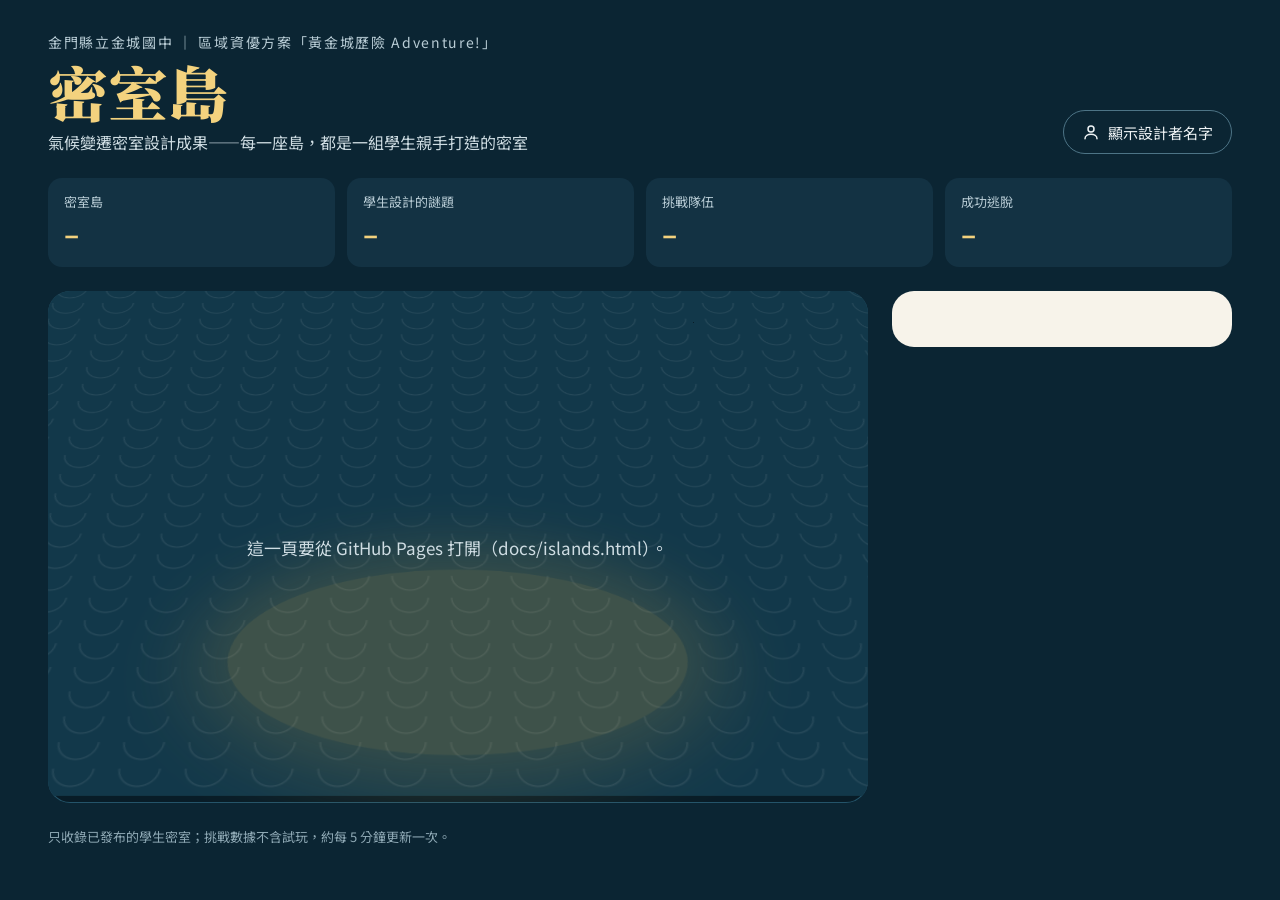
<file: Islands.html>
<!DOCTYPE html>
<html lang="zh-Hant">
<head>
<meta charset="utf-8">
<meta name="viewport" content="width=device-width, initial-scale=1">
<base target="_top">
<title>密室島｜黃金城歷險 Adventure!</title>
<!-- 密室島：學生密室的公開展示頁。改這個檔，再執行 node tools/build-pages.js 產生 docs/islands.html -->
<link rel="preconnect" href="https://fonts.googleapis.com">
<link href="https://fonts.googleapis.com/css2?family=Noto+Sans+TC:wght@400;500;700&family=Noto+Serif+TC:wght@600;900&display=swap" rel="stylesheet">
<style>
*{box-sizing:border-box}
body{margin:0;background:#0b2533;color:#eef3f5;font-family:'Noto Sans TC',system-ui,sans-serif}
.page{min-height:100vh;padding:32px clamp(16px,4vw,48px) 40px}
.wrap{max-width:1400px;margin:0 auto;display:flex;flex-direction:column;gap:24px}
.head{display:flex;flex-wrap:wrap;justify-content:space-between;align-items:flex-end;gap:16px}
.kicker{margin:0;font-size:14px;letter-spacing:.12em;color:#b9cdd6}
h1{margin:6px 0;font-family:'Noto Serif TC',serif;font-weight:900;font-size:clamp(36px,5vw,60px);line-height:1.1;color:#f3d27e}
.lead{margin:0;font-size:16px;color:#cfdde3}
.pill-btn{min-height:44px;padding:0 18px;border-radius:999px;border:1px solid #4d7486;background:transparent;color:#eef3f5;font:inherit;font-size:15px;cursor:pointer;display:flex;align-items:center;gap:8px}
.pill-btn:hover{border-color:#e8b84a}
.pill-btn[hidden]{display:none}
.stats{display:grid;grid-template-columns:repeat(4,minmax(0,1fr));gap:12px}
.stat{background:#133243;border-radius:14px;padding:14px 16px}
.stat p{margin:0;font-size:13px;color:#b9cdd6}
.stat b{display:block;margin-top:2px;font-size:28px;color:#f3d27e}
.stat b small{font-size:15px;color:#cfdde3;font-weight:400}
.main{display:flex;flex-wrap:wrap;gap:24px;align-items:flex-start}
.scene{flex:999 1 600px;min-width:0;position:relative;aspect-ratio:16/10;border-radius:22px;overflow:hidden;background:#081c27;perspective:1400px;box-shadow:inset 0 0 0 1px #24546a}
@keyframes drift{from{background-position:0 0}to{background-position:240px 0}}
@keyframes bob{0%,100%{transform:translateY(0)}50%{transform:translateY(-4px)}}
@keyframes ripple{0%{transform:translateX(-50%) scale(.85);opacity:.7}100%{transform:translateX(-50%) scale(1.15);opacity:0}}
@keyframes glow{0%,100%{opacity:.55}50%{opacity:.9}}
.plane{position:absolute;left:-40%;right:-40%;top:-60%;bottom:-4%;transform-origin:50% 72%;transform-style:preserve-3d;transform:rotateX(40deg);background-color:#12384a;
  background-image:radial-gradient(circle at 50% 0,transparent 17px,rgba(255,255,255,.09) 18px,transparent 20px);background-size:60px 28px;animation:drift 40s linear infinite}
.spot{position:absolute;left:50%;bottom:5%;width:30%;height:26%;transform:translateX(-50%);border-radius:50%;background:rgba(232,184,74,.2);box-shadow:0 0 80px 30px rgba(232,184,74,.18);animation:glow 3s ease-in-out infinite}
.isle{position:absolute;padding:0;border:0;background:transparent;color:inherit;font:inherit;cursor:pointer;display:flex;flex-direction:column;align-items:center;gap:4px;
  transform-origin:50% 100%;transform:rotateX(-40deg);
  transition:left .9s cubic-bezier(.2,.8,.2,1),bottom .9s cubic-bezier(.2,.8,.2,1),width .9s cubic-bezier(.2,.8,.2,1),opacity .9s}
.isle:focus-visible{outline:3px solid #e8b84a;outline-offset:4px;border-radius:14px}
.isle-name{font-family:'Noto Serif TC',serif;font-weight:600;font-size:clamp(11px,1vw,14px);background:rgba(11,37,51,.85);color:#eef3f5;padding:3px 12px;border-radius:999px;white-space:nowrap;transition:font-size .6s,color .6s}
.isle-group{font-size:clamp(10px,.85vw,12px);color:#cfdde3;white-space:nowrap;transition:font-size .6s}
.isle.on .isle-name{font-weight:900;font-size:clamp(18px,2.2vw,30px);color:#f3d27e}
.isle.on .isle-group{font-size:clamp(13px,1.2vw,16px)}
.isle:hover .isle-name{background:#e8b84a;color:#1d2b33}
.isle:hover svg{filter:brightness(1.1)}
.body{position:relative;display:block;width:100%;aspect-ratio:200/120}
.bob{position:absolute;inset:0;display:block;animation:bob 6s ease-in-out infinite}
.bob svg{width:100%;height:100%;display:block;overflow:visible;transition:filter .2s}
.ripple{position:absolute;left:50%;bottom:-6%;width:92%;height:18%;border:2px solid rgba(220,240,248,.55);border-radius:50%;animation:ripple 2.8s ease-out infinite}
.arrow{position:absolute;top:50%;transform:translateY(-50%);width:52px;height:52px;border-radius:50%;border:1px solid #e8b84a;background:rgba(8,28,39,.75);color:#f3d27e;cursor:pointer;display:flex;align-items:center;justify-content:center;z-index:200}
.arrow.l{left:16px}.arrow.r{right:16px}
.dots{position:absolute;left:50%;bottom:16px;transform:translateX(-50%);display:flex;align-items:center;gap:8px;pointer-events:none;z-index:200}
.dots .count{font-size:13px;letter-spacing:.2em;color:#e8b84a;margin-right:6px;white-space:nowrap}
.dots i{display:block;width:8px;height:8px;border-radius:4px;background:rgba(238,243,245,.4);transition:width .4s}
.dots i.on{width:28px;background:#e8b84a}
.msg{position:absolute;inset:0;display:flex;align-items:center;justify-content:center;text-align:center;padding:24px;font-size:17px;color:#cfdde3;z-index:300}
.panel{flex:1 1 340px;min-width:0;background:#f7f3ea;color:#1d2b33;border-radius:22px;padding:28px;display:flex;flex-direction:column;gap:16px}
.ptop{display:flex;justify-content:space-between;align-items:center;gap:8px}
.tag{font-size:13px;font-weight:700;color:#6b5320;background:#efe2c2;padding:4px 12px;border-radius:999px}
.nav{display:flex;gap:6px}
.nav button{width:44px;height:44px;border-radius:50%;border:1px solid #cdbf9c;background:#fff;color:#1d2b33;cursor:pointer;display:flex;align-items:center;justify-content:center}
.panel h2{margin:0;font-family:'Noto Serif TC',serif;font-weight:900;font-size:30px;line-height:1.25}
.panel .grp{margin:4px 0 0;font-size:16px;color:#4a5a63}
.story{margin:0;font-size:16px;line-height:1.7;color:#33434c;border-top:1px dashed #cdbf9c;padding-top:14px;white-space:pre-line}
.nums{display:grid;grid-template-columns:repeat(3,minmax(0,1fr));gap:8px;text-align:center}
.nums div{background:#efe2c2;border-radius:12px;padding:10px 4px}
.nums p{margin:0;font-size:12px;color:#6b5320}
.nums b{display:block;margin-top:2px;font-size:20px}
.panel h3{margin:0 0 4px;font-size:15px;letter-spacing:.1em;color:#6b5320}
.panel ol{margin:0;padding:0;list-style:none}
.panel li{display:flex;justify-content:space-between;align-items:baseline;gap:12px;padding:8px 0;border-bottom:1px solid #e4d9bf;font-size:15px}
.panel li .no{color:#8a6a2a;margin-right:8px}
.who{font-family:'Noto Serif TC',serif;font-weight:600;white-space:nowrap}
.note{margin:4px 0 0;font-size:14px;color:#6b5320}
.go{min-height:48px;border-radius:14px;background:#1d2b33;color:#f3d27e;text-decoration:none;font-weight:700;font-size:16px;display:flex;align-items:center;justify-content:center;gap:8px}
.go:hover{background:#2a3d48}
.foot{margin:0;font-size:13px;color:#8fa9b5}
@media (max-width:640px){.stats{grid-template-columns:repeat(2,minmax(0,1fr))}.arrow{width:44px;height:44px}.scene{aspect-ratio:1/1}}
@media (prefers-reduced-motion:reduce){.plane,.bob,.ripple,.spot{animation:none}.isle{transition:none}}
</style>
</head>
<body>
<div class="page"><div class="wrap">
  <div class="head">
    <div>
      <p class="kicker">金門縣立金城國中 ｜ 區域資優方案「黃金城歷險 Adventure!」</p>
      <h1>密室島</h1>
      <p class="lead">氣候變遷密室設計成果——每一座島，都是一組學生親手打造的密室</p>
    </div>
    <button type="button" class="pill-btn" id="namesBtn" aria-pressed="true">
      <svg width="18" height="18" viewBox="0 0 24 24" fill="none" stroke="currentColor" stroke-width="2" stroke-linecap="round" stroke-linejoin="round" aria-hidden="true"><circle cx="12" cy="8" r="4"/><path d="M4 21c0-4 4-6 8-6s8 2 8 6"/></svg>
      <span>顯示設計者名字</span>
    </button>
  </div>

  <div class="stats">
    <div class="stat"><p>密室島</p><b id="sRooms">–</b></div>
    <div class="stat"><p>學生設計的謎題</p><b id="sPuzzles">–</b></div>
    <div class="stat"><p>挑戰隊伍</p><b id="sPlays">–</b></div>
    <div class="stat"><p>成功逃脫</p><b id="sWins">–</b></div>
  </div>

  <div class="main">
    <div class="scene" id="scene">
      <div class="plane" id="plane"><span class="spot" aria-hidden="true"></span></div>
      <div class="msg" id="msg">正在把島嶼浮上海面…</div>
    </div>
    <aside class="panel" id="panel" hidden></aside>
  </div>

  <p class="foot">只收錄已發布的學生密室；挑戰數據不含試玩，約每 5 分鐘更新一次。</p>
</div></div>

<script>
(function () {
  var API = window.ER_API;
  var S = { rooms: [], sel: 0, names: true, pub: true }; // pub：後端有沒有送出名字（設定關掉就完全沒有）
  var $ = function (id) { return document.getElementById(id); };
  var esc = function (s) { return String(s == null ? '' : s).replace(/[&<>"']/g, function (c) { return { '&': '&amp;', '<': '&lt;', '>': '&gt;', '"': '&quot;', "'": '&#39;' }[c]; }); };
  var LANDS = ['#6fa35a', '#8fb6a8', '#9aae5c', '#5f9a6e', '#79a84f', '#6a9f63', '#83a05a', '#5d9480'];
  var ICON_L = '<svg width="22" height="22" viewBox="0 0 24 24" fill="none" stroke="currentColor" stroke-width="2.4" stroke-linecap="round" stroke-linejoin="round" aria-hidden="true"><path d="M15 6l-6 6 6 6"/></svg>';
  var ICON_R = '<svg width="22" height="22" viewBox="0 0 24 24" fill="none" stroke="currentColor" stroke-width="2.4" stroke-linecap="round" stroke-linejoin="round" aria-hidden="true"><path d="M9 6l6 6-6 6"/></svg>';

  /* 每座島的外形由 id 決定：同一座島每次打開長得一樣 */
  function seedOf(s) { var h = 2166136261; for (var i = 0; i < s.length; i++) { h ^= s.charCodeAt(i); h = Math.imul(h, 16777619); } return h >>> 0; }
  function rng(seed) {
    var a = seed >>> 0;
    return function () {
      a |= 0; a = (a + 0x6D2B79F5) | 0;
      var t = Math.imul(a ^ (a >>> 15), 1 | a);
      t = (t + Math.imul(t ^ (t >>> 7), 61 | t)) ^ t;
      return ((t ^ (t >>> 14)) >>> 0) / 4294967296;
    };
  }
  function islandSvg(room, i) {
    var r = rng(seedOf(room.id || String(i)));
    var cx = 100, cy = 58, RX = 84, RY = 32, n = 10, pts = [], k;
    var f = function (v) { return v.toFixed(1); };
    for (k = 0; k < n; k++) {
      var a = (k / n) * Math.PI * 2, s = 0.82 + r() * 0.3;
      pts.push([cx + Math.cos(a) * RX * s, cy + Math.sin(a) * RY * s]);
    }
    var mid = function (p, q) { return [(p[0] + q[0]) / 2, (p[1] + q[1]) / 2]; };
    var m0 = mid(pts[n - 1], pts[0]);
    var d = 'M' + f(m0[0]) + ' ' + f(m0[1]);
    for (k = 0; k < n; k++) { var p = pts[k], mm = mid(p, pts[(k + 1) % n]); d += ' Q' + f(p[0]) + ' ' + f(p[1]) + ' ' + f(mm[0]) + ' ' + f(mm[1]); }
    d += ' Z';
    var spots = [];
    for (k = 0; k < 6; k++) { var b = r() * Math.PI * 2, rr = 0.3 + r() * 0.25; spots.push([cx + Math.cos(b) * RX * rr, cy + Math.sin(b) * RY * rr]); }
    spots.sort(function (x, y) { return x[1] - y[1]; });
    var trees = spots.map(function (q) { return 'M' + f(q[0]) + ' ' + f(q[1] - 16) + ' l7 16 l-14 0 z'; }).join(' ');
    var np = Math.max(1, room.puzzles.length), marks = '';
    for (k = 0; k < np; k++) {
      var c = (k / np) * Math.PI * 2 + r() * 0.6, r2 = 0.2 + r() * 0.25;
      var x = cx + Math.cos(c) * RX * r2, y = cy + Math.sin(c) * RY * r2;
      marks += 'M' + f(x - 6) + ' ' + f(y) + ' a6 4 0 1 0 12 0 a6 4 0 1 0 -12 0 ';
    }
    var land = LANDS[i % LANDS.length];
    return '<svg viewBox="0 0 200 120" aria-hidden="true">' +
      '<path d="' + d + '" fill="#5a4330" transform="translate(0 24)"/>' +
      '<path d="' + d + '" fill="#6b5039" transform="translate(0 16)"/>' +
      '<path d="' + d + '" fill="#7d5f43" transform="translate(0 8)"/>' +
      '<path class="ring" d="' + d + '" fill="#e9d7a6" stroke="none" stroke-width="5" stroke-dasharray="10 6"/>' +
      '<path d="' + d + '" fill="' + land + '" transform="translate(100 58) scale(0.8) translate(-100 -58)"/>' +
      '<path d="' + trees + '" fill="#2c5f37"/>' +
      '<path d="' + marks + '" fill="#e8b84a" stroke="#5a3d0a" stroke-width="1.5"/></svg>';
  }

  /* 選角式排列：選到的島轉到正前方，其他島沿著一圈往後退 */
  function place() {
    var n = S.rooms.length;
    var narrow = $('scene').clientWidth < 600; // 手機：島放大、圈收窄
    var k = 120 / 180; // 寬度與位置都以海面（比畫面寬）為準
    var frontW = k * (narrow ? 52 : (n <= 6 ? 30 : 26)), backW = k * (narrow ? 20 : (n <= 6 ? 13 : 10)), RX = k * (narrow ? 30 : 36);
    document.querySelectorAll('.isle').forEach(function (el, i) {
      var d = (((i - S.sel) % n) + n) % n;
      if (d > n / 2) d -= n;
      var a = n > 1 ? (d / n) * Math.PI * 2 : 0;
      var front = (Math.cos(a) + 1) / 2;
      var w = backW + (frontW - backW) * front;
      el.style.width = w.toFixed(2) + '%';
      el.style.left = (50 + Math.sin(a) * RX - w / 2).toFixed(2) + '%';
      el.style.bottom = (12 + (1 - front) * 30).toFixed(2) + '%';
      el.style.opacity = (0.4 + 0.6 * front).toFixed(2);
      el.style.zIndex = Math.round(front * 100);
      var on = i === S.sel;
      el.classList.toggle('on', on);
      el.setAttribute('aria-pressed', on ? 'true' : 'false');
      el.querySelector('.ring').setAttribute('stroke', on ? '#e8b84a' : 'none');
      el.querySelector('.isle-group').style.visibility = on ? 'visible' : 'hidden';
    });
    document.querySelectorAll('.dots i').forEach(function (el, i) { el.classList.toggle('on', i === S.sel); });
    var c = $('count'); if (c) c.textContent = 'ISLAND ' + (S.sel + 1) + ' / ' + n;
  }

  function mmss(sec) { if (!sec) return '—'; var m = Math.floor(sec / 60), s = sec % 60; return m + ':' + (s < 10 ? '0' : '') + s; }

  function renderPanel() {
    var R = S.rooms[S.sel], pn = $('panel');
    var rate = R.plays ? Math.round(R.escaped / R.plays * 100) + '%' : '—';
    var list = R.puzzles.map(function (p, j) {
      return '<li><span><span class="no">第 ' + (j + 1) + ' 關</span>' + esc(p.title) + '</span>' +
        (S.names && p.author ? '<span class="who">' + esc(p.author) + '</span>' : '') + '</li>';
    }).join('');
    pn.innerHTML =
      '<div class="ptop"><span class="tag">' + esc(R.theme) + '地圖 ・ ' + R.puzzles.length + ' 道謎題</span>' +
      '<div class="nav"><button type="button" data-go="-1" aria-label="上一座島">' + ICON_L + '</button><button type="button" data-go="1" aria-label="下一座島">' + ICON_R + '</button></div></div>' +
      '<div><h2>' + esc(R.title) + '</h2>' + (R.group ? '<p class="grp">' + esc(R.group) + '</p>' : '') + '</div>' +
      (R.story ? '<p class="story">' + esc(R.story) + '</p>' : '') +
      '<div class="nums"><div><p>挑戰隊伍</p><b>' + R.plays + '</b></div><div><p>逃脫成功率</p><b>' + rate + '</b></div><div><p>最快紀錄</p><b>' + mmss(R.bestSec) + '</b></div></div>' +
      '<div><h3>' + (S.pub ? '關卡與設計者' : '關卡') + '</h3><ol>' + list + '</ol>' +
      (!S.pub ? '' : S.names ? (R.members.length ? '<p class="note">組員：' + R.members.map(esc).join('、') + '</p>' : '')
               : '<p class="note">目前只顯示組名，設計者名字已隱藏</p>') + '</div>' +
      (R.playCode ? '<a class="go" href="./?p=' + encodeURIComponent(R.playCode) + '">登島挑戰這間密室' + ICON_R.replace(/22/g, '18') + '</a>' : '');
    pn.hidden = false;
  }

  function go(i) {
    var n = S.rooms.length; if (!n) return;
    S.sel = ((i % n) + n) % n;
    place(); renderPanel();
  }

  function build() {
    var plane = $('plane'), scene = $('scene');
    var html = '<span class="spot" aria-hidden="true"></span>';
    S.rooms.forEach(function (R, i) {
      html += '<button type="button" class="isle" data-i="' + i + '" aria-label="' + esc(R.title + (R.group ? '，' + R.group : '')) + '">' +
        '<span class="isle-name">' + esc(R.title) + '</span><span class="isle-group">' + esc(R.group) + '</span>' +
        '<span class="body"><span class="bob" style="animation-delay:-' + (i * 1.1).toFixed(1) + 's">' + islandSvg(R, i) + '</span>' +
        '<span class="ripple" style="animation-delay:-' + (i * 1.1).toFixed(1) + 's"></span></span></button>';
    });
    plane.innerHTML = html;
    if (S.rooms.length > 1) {
      scene.insertAdjacentHTML('beforeend',
        '<button type="button" class="arrow l" data-go="-1" aria-label="上一座島">' + ICON_L + '</button>' +
        '<button type="button" class="arrow r" data-go="1" aria-label="下一座島">' + ICON_R + '</button>' +
        '<div class="dots"><span class="count" id="count"></span>' + S.rooms.map(function () { return '<i></i>'; }).join('') + '</div>');
    }
    $('msg').remove();
    go(0);
  }

  function stats() {
    var sum = function (k) { return S.rooms.reduce(function (t, r) { return t + (typeof k === 'function' ? k(r) : r[k]); }, 0); };
    $('sRooms').innerHTML = S.rooms.length + ' <small>座</small>';
    $('sPuzzles').innerHTML = sum(function (r) { return r.puzzles.length; }) + ' <small>道</small>';
    $('sPlays').innerHTML = sum('plays') + ' <small>隊次</small>';
    $('sWins').innerHTML = sum('escaped') + ' <small>隊次</small>';
  }

  document.addEventListener('click', function (e) {
    var g = e.target.closest('[data-go]');
    if (g) return go(S.sel + Number(g.getAttribute('data-go')));
    var isle = e.target.closest('.isle');
    if (isle) return go(Number(isle.getAttribute('data-i')));
  });
  window.addEventListener('resize', function () { if (S.rooms.length) place(); });
  document.addEventListener('keydown', function (e) {
    if (!S.rooms.length || /INPUT|TEXTAREA/.test(e.target.tagName)) return;
    if (e.key === 'ArrowLeft') go(S.sel - 1);
    if (e.key === 'ArrowRight') go(S.sel + 1);
  });
  $('namesBtn').addEventListener('click', function () {
    S.names = !S.names;
    this.setAttribute('aria-pressed', S.names ? 'true' : 'false');
    this.querySelector('span').textContent = S.names ? '顯示設計者名字' : '只顯示組名';
    if (S.rooms.length) renderPanel();
  });

  function fail(text) { $('msg').textContent = text; }
  if (!API) return fail('這一頁要從 GitHub Pages 打開（docs/islands.html）。');
  fetch(API, { method: 'POST', credentials: 'omit', headers: { 'Content-Type': 'text/plain;charset=utf-8' }, body: JSON.stringify({ fn: 'islandRooms', args: [] }) })
    .then(function (r) { return r.json(); })
    .then(function (j) {
      if (!j.ok) throw new Error(j.error);
      S.rooms = (j.result && j.result.rooms) || [];
      S.pub = !j.result || j.result.names !== false; // 舊版後端沒有這個欄位，當作有送
      if (!S.pub) { S.names = false; $('namesBtn').hidden = true; }
      stats();
      if (!S.rooms.length) return fail('島嶼還在海底醞釀中：等學生的密室審核發布後，就會一座座浮上來。');
      build();
    })
    .catch(function () { fail('連不上密室工坊，請檢查網路後重新整理。'); });
})();
</script>
</body>
</html>
</file>
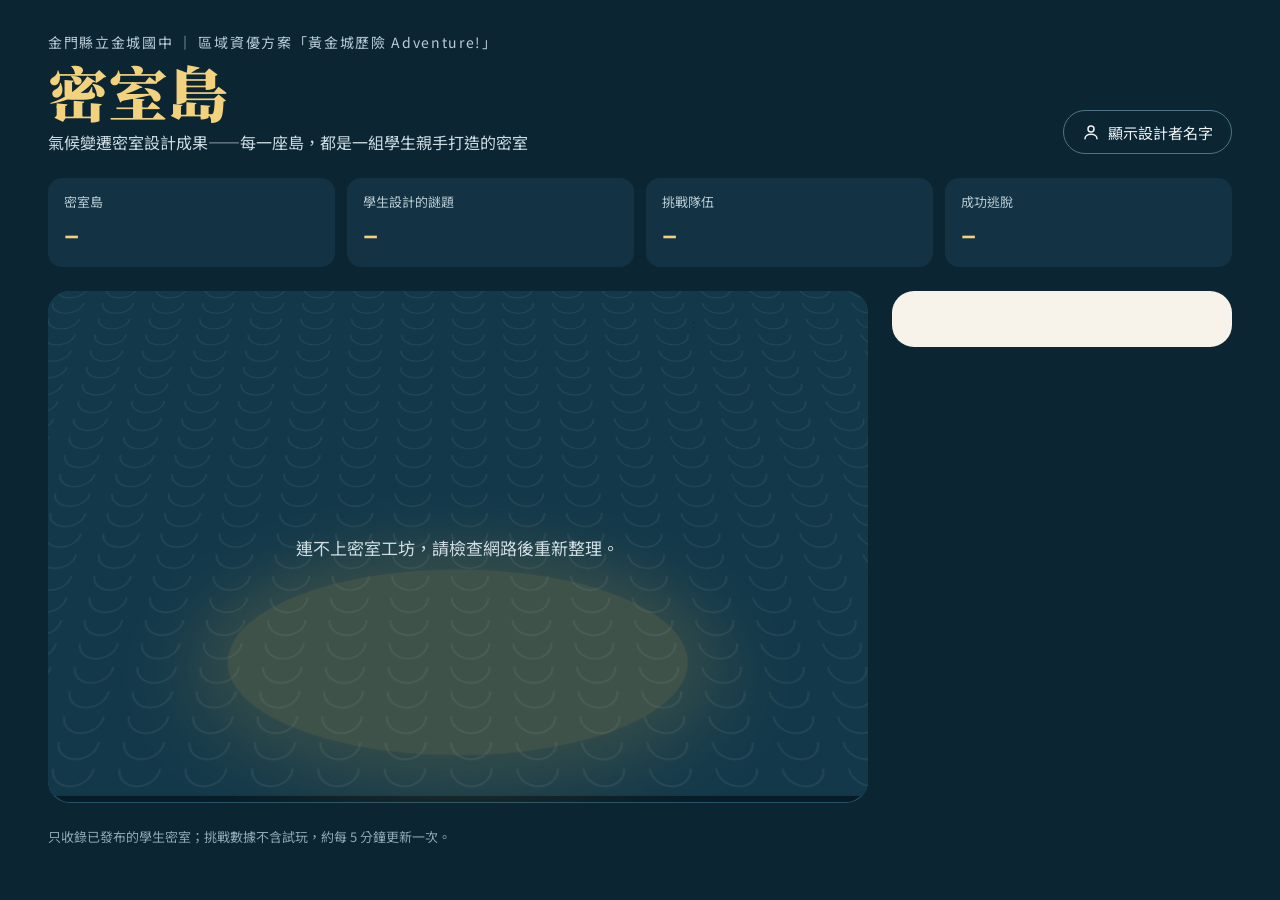
<file: docs/islands.html>
<!DOCTYPE html>
<html lang="zh-Hant">
<head>
<meta charset="utf-8">
<meta name="viewport" content="width=device-width, initial-scale=1">
<!-- 這個檔案由 tools/build-pages.js 產生，請改 Islands.html -->
<script>window.ER_API = "https://script.google.com/macros/s/AKfycbyGkgT4aB4K_0dJTwRz38MtXhopdLIZPTv_6rM7lwXtYuSmoT0iUsDLJWXc0YCnwjA-/exec";</script>
<base target="_top">
<title>密室島｜黃金城歷險 Adventure!</title>
<!-- 密室島：學生密室的公開展示頁。改這個檔，再執行 node tools/build-pages.js 產生 docs/islands.html -->
<link rel="preconnect" href="https://fonts.googleapis.com">
<link href="https://fonts.googleapis.com/css2?family=Noto+Sans+TC:wght@400;500;700&family=Noto+Serif+TC:wght@600;900&display=swap" rel="stylesheet">
<style>
*{box-sizing:border-box}
body{margin:0;background:#0b2533;color:#eef3f5;font-family:'Noto Sans TC',system-ui,sans-serif}
.page{min-height:100vh;padding:32px clamp(16px,4vw,48px) 40px}
.wrap{max-width:1400px;margin:0 auto;display:flex;flex-direction:column;gap:24px}
.head{display:flex;flex-wrap:wrap;justify-content:space-between;align-items:flex-end;gap:16px}
.kicker{margin:0;font-size:14px;letter-spacing:.12em;color:#b9cdd6}
h1{margin:6px 0;font-family:'Noto Serif TC',serif;font-weight:900;font-size:clamp(36px,5vw,60px);line-height:1.1;color:#f3d27e}
.lead{margin:0;font-size:16px;color:#cfdde3}
.pill-btn{min-height:44px;padding:0 18px;border-radius:999px;border:1px solid #4d7486;background:transparent;color:#eef3f5;font:inherit;font-size:15px;cursor:pointer;display:flex;align-items:center;gap:8px}
.pill-btn:hover{border-color:#e8b84a}
.pill-btn[hidden]{display:none}
.stats{display:grid;grid-template-columns:repeat(4,minmax(0,1fr));gap:12px}
.stat{background:#133243;border-radius:14px;padding:14px 16px}
.stat p{margin:0;font-size:13px;color:#b9cdd6}
.stat b{display:block;margin-top:2px;font-size:28px;color:#f3d27e}
.stat b small{font-size:15px;color:#cfdde3;font-weight:400}
.main{display:flex;flex-wrap:wrap;gap:24px;align-items:flex-start}
.scene{flex:999 1 600px;min-width:0;position:relative;aspect-ratio:16/10;border-radius:22px;overflow:hidden;background:#081c27;perspective:1400px;box-shadow:inset 0 0 0 1px #24546a}
@keyframes drift{from{background-position:0 0}to{background-position:240px 0}}
@keyframes bob{0%,100%{transform:translateY(0)}50%{transform:translateY(-4px)}}
@keyframes ripple{0%{transform:translateX(-50%) scale(.85);opacity:.7}100%{transform:translateX(-50%) scale(1.15);opacity:0}}
@keyframes glow{0%,100%{opacity:.55}50%{opacity:.9}}
.plane{position:absolute;left:-40%;right:-40%;top:-60%;bottom:-4%;transform-origin:50% 72%;transform-style:preserve-3d;transform:rotateX(40deg);background-color:#12384a;
  background-image:radial-gradient(circle at 50% 0,transparent 17px,rgba(255,255,255,.09) 18px,transparent 20px);background-size:60px 28px;animation:drift 40s linear infinite}
.spot{position:absolute;left:50%;bottom:5%;width:30%;height:26%;transform:translateX(-50%);border-radius:50%;background:rgba(232,184,74,.2);box-shadow:0 0 80px 30px rgba(232,184,74,.18);animation:glow 3s ease-in-out infinite}
.isle{position:absolute;padding:0;border:0;background:transparent;color:inherit;font:inherit;cursor:pointer;display:flex;flex-direction:column;align-items:center;gap:4px;
  transform-origin:50% 100%;transform:rotateX(-40deg);
  transition:left .9s cubic-bezier(.2,.8,.2,1),bottom .9s cubic-bezier(.2,.8,.2,1),width .9s cubic-bezier(.2,.8,.2,1),opacity .9s}
.isle:focus-visible{outline:3px solid #e8b84a;outline-offset:4px;border-radius:14px}
.isle-name{font-family:'Noto Serif TC',serif;font-weight:600;font-size:clamp(11px,1vw,14px);background:rgba(11,37,51,.85);color:#eef3f5;padding:3px 12px;border-radius:999px;white-space:nowrap;transition:font-size .6s,color .6s}
.isle-group{font-size:clamp(10px,.85vw,12px);color:#cfdde3;white-space:nowrap;transition:font-size .6s}
.isle.on .isle-name{font-weight:900;font-size:clamp(18px,2.2vw,30px);color:#f3d27e}
.isle.on .isle-group{font-size:clamp(13px,1.2vw,16px)}
.isle:hover .isle-name{background:#e8b84a;color:#1d2b33}
.isle:hover svg{filter:brightness(1.1)}
.body{position:relative;display:block;width:100%;aspect-ratio:200/120}
.bob{position:absolute;inset:0;display:block;animation:bob 6s ease-in-out infinite}
.bob svg{width:100%;height:100%;display:block;overflow:visible;transition:filter .2s}
.ripple{position:absolute;left:50%;bottom:-6%;width:92%;height:18%;border:2px solid rgba(220,240,248,.55);border-radius:50%;animation:ripple 2.8s ease-out infinite}
.arrow{position:absolute;top:50%;transform:translateY(-50%);width:52px;height:52px;border-radius:50%;border:1px solid #e8b84a;background:rgba(8,28,39,.75);color:#f3d27e;cursor:pointer;display:flex;align-items:center;justify-content:center;z-index:200}
.arrow.l{left:16px}.arrow.r{right:16px}
.dots{position:absolute;left:50%;bottom:16px;transform:translateX(-50%);display:flex;align-items:center;gap:8px;pointer-events:none;z-index:200}
.dots .count{font-size:13px;letter-spacing:.2em;color:#e8b84a;margin-right:6px;white-space:nowrap}
.dots i{display:block;width:8px;height:8px;border-radius:4px;background:rgba(238,243,245,.4);transition:width .4s}
.dots i.on{width:28px;background:#e8b84a}
.msg{position:absolute;inset:0;display:flex;align-items:center;justify-content:center;text-align:center;padding:24px;font-size:17px;color:#cfdde3;z-index:300}
.panel{flex:1 1 340px;min-width:0;background:#f7f3ea;color:#1d2b33;border-radius:22px;padding:28px;display:flex;flex-direction:column;gap:16px}
.ptop{display:flex;justify-content:space-between;align-items:center;gap:8px}
.tag{font-size:13px;font-weight:700;color:#6b5320;background:#efe2c2;padding:4px 12px;border-radius:999px}
.nav{display:flex;gap:6px}
.nav button{width:44px;height:44px;border-radius:50%;border:1px solid #cdbf9c;background:#fff;color:#1d2b33;cursor:pointer;display:flex;align-items:center;justify-content:center}
.panel h2{margin:0;font-family:'Noto Serif TC',serif;font-weight:900;font-size:30px;line-height:1.25}
.panel .grp{margin:4px 0 0;font-size:16px;color:#4a5a63}
.story{margin:0;font-size:16px;line-height:1.7;color:#33434c;border-top:1px dashed #cdbf9c;padding-top:14px;white-space:pre-line}
.nums{display:grid;grid-template-columns:repeat(3,minmax(0,1fr));gap:8px;text-align:center}
.nums div{background:#efe2c2;border-radius:12px;padding:10px 4px}
.nums p{margin:0;font-size:12px;color:#6b5320}
.nums b{display:block;margin-top:2px;font-size:20px}
.panel h3{margin:0 0 4px;font-size:15px;letter-spacing:.1em;color:#6b5320}
.panel ol{margin:0;padding:0;list-style:none}
.panel li{display:flex;justify-content:space-between;align-items:baseline;gap:12px;padding:8px 0;border-bottom:1px solid #e4d9bf;font-size:15px}
.panel li .no{color:#8a6a2a;margin-right:8px}
.who{font-family:'Noto Serif TC',serif;font-weight:600;white-space:nowrap}
.note{margin:4px 0 0;font-size:14px;color:#6b5320}
.go{min-height:48px;border-radius:14px;background:#1d2b33;color:#f3d27e;text-decoration:none;font-weight:700;font-size:16px;display:flex;align-items:center;justify-content:center;gap:8px}
.go:hover{background:#2a3d48}
.foot{margin:0;font-size:13px;color:#8fa9b5}
@media (max-width:640px){.stats{grid-template-columns:repeat(2,minmax(0,1fr))}.arrow{width:44px;height:44px}.scene{aspect-ratio:1/1}}
@media (prefers-reduced-motion:reduce){.plane,.bob,.ripple,.spot{animation:none}.isle{transition:none}}
</style>
</head>
<body>
<div class="page"><div class="wrap">
  <div class="head">
    <div>
      <p class="kicker">金門縣立金城國中 ｜ 區域資優方案「黃金城歷險 Adventure!」</p>
      <h1>密室島</h1>
      <p class="lead">氣候變遷密室設計成果——每一座島，都是一組學生親手打造的密室</p>
    </div>
    <button type="button" class="pill-btn" id="namesBtn" aria-pressed="true">
      <svg width="18" height="18" viewBox="0 0 24 24" fill="none" stroke="currentColor" stroke-width="2" stroke-linecap="round" stroke-linejoin="round" aria-hidden="true"><circle cx="12" cy="8" r="4"/><path d="M4 21c0-4 4-6 8-6s8 2 8 6"/></svg>
      <span>顯示設計者名字</span>
    </button>
  </div>

  <div class="stats">
    <div class="stat"><p>密室島</p><b id="sRooms">–</b></div>
    <div class="stat"><p>學生設計的謎題</p><b id="sPuzzles">–</b></div>
    <div class="stat"><p>挑戰隊伍</p><b id="sPlays">–</b></div>
    <div class="stat"><p>成功逃脫</p><b id="sWins">–</b></div>
  </div>

  <div class="main">
    <div class="scene" id="scene">
      <div class="plane" id="plane"><span class="spot" aria-hidden="true"></span></div>
      <div class="msg" id="msg">正在把島嶼浮上海面…</div>
    </div>
    <aside class="panel" id="panel" hidden></aside>
  </div>

  <p class="foot">只收錄已發布的學生密室；挑戰數據不含試玩，約每 5 分鐘更新一次。</p>
</div></div>

<script>
(function () {
  var API = window.ER_API;
  var S = { rooms: [], sel: 0, names: true, pub: true }; // pub：後端有沒有送出名字（設定關掉就完全沒有）
  var $ = function (id) { return document.getElementById(id); };
  var esc = function (s) { return String(s == null ? '' : s).replace(/[&<>"']/g, function (c) { return { '&': '&amp;', '<': '&lt;', '>': '&gt;', '"': '&quot;', "'": '&#39;' }[c]; }); };
  var LANDS = ['#6fa35a', '#8fb6a8', '#9aae5c', '#5f9a6e', '#79a84f', '#6a9f63', '#83a05a', '#5d9480'];
  var ICON_L = '<svg width="22" height="22" viewBox="0 0 24 24" fill="none" stroke="currentColor" stroke-width="2.4" stroke-linecap="round" stroke-linejoin="round" aria-hidden="true"><path d="M15 6l-6 6 6 6"/></svg>';
  var ICON_R = '<svg width="22" height="22" viewBox="0 0 24 24" fill="none" stroke="currentColor" stroke-width="2.4" stroke-linecap="round" stroke-linejoin="round" aria-hidden="true"><path d="M9 6l6 6-6 6"/></svg>';

  /* 每座島的外形由 id 決定：同一座島每次打開長得一樣 */
  function seedOf(s) { var h = 2166136261; for (var i = 0; i < s.length; i++) { h ^= s.charCodeAt(i); h = Math.imul(h, 16777619); } return h >>> 0; }
  function rng(seed) {
    var a = seed >>> 0;
    return function () {
      a |= 0; a = (a + 0x6D2B79F5) | 0;
      var t = Math.imul(a ^ (a >>> 15), 1 | a);
      t = (t + Math.imul(t ^ (t >>> 7), 61 | t)) ^ t;
      return ((t ^ (t >>> 14)) >>> 0) / 4294967296;
    };
  }
  function islandSvg(room, i) {
    var r = rng(seedOf(room.id || String(i)));
    var cx = 100, cy = 58, RX = 84, RY = 32, n = 10, pts = [], k;
    var f = function (v) { return v.toFixed(1); };
    for (k = 0; k < n; k++) {
      var a = (k / n) * Math.PI * 2, s = 0.82 + r() * 0.3;
      pts.push([cx + Math.cos(a) * RX * s, cy + Math.sin(a) * RY * s]);
    }
    var mid = function (p, q) { return [(p[0] + q[0]) / 2, (p[1] + q[1]) / 2]; };
    var m0 = mid(pts[n - 1], pts[0]);
    var d = 'M' + f(m0[0]) + ' ' + f(m0[1]);
    for (k = 0; k < n; k++) { var p = pts[k], mm = mid(p, pts[(k + 1) % n]); d += ' Q' + f(p[0]) + ' ' + f(p[1]) + ' ' + f(mm[0]) + ' ' + f(mm[1]); }
    d += ' Z';
    var spots = [];
    for (k = 0; k < 6; k++) { var b = r() * Math.PI * 2, rr = 0.3 + r() * 0.25; spots.push([cx + Math.cos(b) * RX * rr, cy + Math.sin(b) * RY * rr]); }
    spots.sort(function (x, y) { return x[1] - y[1]; });
    var trees = spots.map(function (q) { return 'M' + f(q[0]) + ' ' + f(q[1] - 16) + ' l7 16 l-14 0 z'; }).join(' ');
    var np = Math.max(1, room.puzzles.length), marks = '';
    for (k = 0; k < np; k++) {
      var c = (k / np) * Math.PI * 2 + r() * 0.6, r2 = 0.2 + r() * 0.25;
      var x = cx + Math.cos(c) * RX * r2, y = cy + Math.sin(c) * RY * r2;
      marks += 'M' + f(x - 6) + ' ' + f(y) + ' a6 4 0 1 0 12 0 a6 4 0 1 0 -12 0 ';
    }
    var land = LANDS[i % LANDS.length];
    return '<svg viewBox="0 0 200 120" aria-hidden="true">' +
      '<path d="' + d + '" fill="#5a4330" transform="translate(0 24)"/>' +
      '<path d="' + d + '" fill="#6b5039" transform="translate(0 16)"/>' +
      '<path d="' + d + '" fill="#7d5f43" transform="translate(0 8)"/>' +
      '<path class="ring" d="' + d + '" fill="#e9d7a6" stroke="none" stroke-width="5" stroke-dasharray="10 6"/>' +
      '<path d="' + d + '" fill="' + land + '" transform="translate(100 58) scale(0.8) translate(-100 -58)"/>' +
      '<path d="' + trees + '" fill="#2c5f37"/>' +
      '<path d="' + marks + '" fill="#e8b84a" stroke="#5a3d0a" stroke-width="1.5"/></svg>';
  }

  /* 選角式排列：選到的島轉到正前方，其他島沿著一圈往後退 */
  function place() {
    var n = S.rooms.length;
    var narrow = $('scene').clientWidth < 600; // 手機：島放大、圈收窄
    var k = 120 / 180; // 寬度與位置都以海面（比畫面寬）為準
    var frontW = k * (narrow ? 52 : (n <= 6 ? 30 : 26)), backW = k * (narrow ? 20 : (n <= 6 ? 13 : 10)), RX = k * (narrow ? 30 : 36);
    document.querySelectorAll('.isle').forEach(function (el, i) {
      var d = (((i - S.sel) % n) + n) % n;
      if (d > n / 2) d -= n;
      var a = n > 1 ? (d / n) * Math.PI * 2 : 0;
      var front = (Math.cos(a) + 1) / 2;
      var w = backW + (frontW - backW) * front;
      el.style.width = w.toFixed(2) + '%';
      el.style.left = (50 + Math.sin(a) * RX - w / 2).toFixed(2) + '%';
      el.style.bottom = (12 + (1 - front) * 30).toFixed(2) + '%';
      el.style.opacity = (0.4 + 0.6 * front).toFixed(2);
      el.style.zIndex = Math.round(front * 100);
      var on = i === S.sel;
      el.classList.toggle('on', on);
      el.setAttribute('aria-pressed', on ? 'true' : 'false');
      el.querySelector('.ring').setAttribute('stroke', on ? '#e8b84a' : 'none');
      el.querySelector('.isle-group').style.visibility = on ? 'visible' : 'hidden';
    });
    document.querySelectorAll('.dots i').forEach(function (el, i) { el.classList.toggle('on', i === S.sel); });
    var c = $('count'); if (c) c.textContent = 'ISLAND ' + (S.sel + 1) + ' / ' + n;
  }

  function mmss(sec) { if (!sec) return '—'; var m = Math.floor(sec / 60), s = sec % 60; return m + ':' + (s < 10 ? '0' : '') + s; }

  function renderPanel() {
    var R = S.rooms[S.sel], pn = $('panel');
    var rate = R.plays ? Math.round(R.escaped / R.plays * 100) + '%' : '—';
    var list = R.puzzles.map(function (p, j) {
      return '<li><span><span class="no">第 ' + (j + 1) + ' 關</span>' + esc(p.title) + '</span>' +
        (S.names && p.author ? '<span class="who">' + esc(p.author) + '</span>' : '') + '</li>';
    }).join('');
    pn.innerHTML =
      '<div class="ptop"><span class="tag">' + esc(R.theme) + '地圖 ・ ' + R.puzzles.length + ' 道謎題</span>' +
      '<div class="nav"><button type="button" data-go="-1" aria-label="上一座島">' + ICON_L + '</button><button type="button" data-go="1" aria-label="下一座島">' + ICON_R + '</button></div></div>' +
      '<div><h2>' + esc(R.title) + '</h2>' + (R.group ? '<p class="grp">' + esc(R.group) + '</p>' : '') + '</div>' +
      (R.story ? '<p class="story">' + esc(R.story) + '</p>' : '') +
      '<div class="nums"><div><p>挑戰隊伍</p><b>' + R.plays + '</b></div><div><p>逃脫成功率</p><b>' + rate + '</b></div><div><p>最快紀錄</p><b>' + mmss(R.bestSec) + '</b></div></div>' +
      '<div><h3>' + (S.pub ? '關卡與設計者' : '關卡') + '</h3><ol>' + list + '</ol>' +
      (!S.pub ? '' : S.names ? (R.members.length ? '<p class="note">組員：' + R.members.map(esc).join('、') + '</p>' : '')
               : '<p class="note">目前只顯示組名，設計者名字已隱藏</p>') + '</div>' +
      (R.playCode ? '<a class="go" href="./?p=' + encodeURIComponent(R.playCode) + '">登島挑戰這間密室' + ICON_R.replace(/22/g, '18') + '</a>' : '');
    pn.hidden = false;
  }

  function go(i) {
    var n = S.rooms.length; if (!n) return;
    S.sel = ((i % n) + n) % n;
    place(); renderPanel();
  }

  function build() {
    var plane = $('plane'), scene = $('scene');
    var html = '<span class="spot" aria-hidden="true"></span>';
    S.rooms.forEach(function (R, i) {
      html += '<button type="button" class="isle" data-i="' + i + '" aria-label="' + esc(R.title + (R.group ? '，' + R.group : '')) + '">' +
        '<span class="isle-name">' + esc(R.title) + '</span><span class="isle-group">' + esc(R.group) + '</span>' +
        '<span class="body"><span class="bob" style="animation-delay:-' + (i * 1.1).toFixed(1) + 's">' + islandSvg(R, i) + '</span>' +
        '<span class="ripple" style="animation-delay:-' + (i * 1.1).toFixed(1) + 's"></span></span></button>';
    });
    plane.innerHTML = html;
    if (S.rooms.length > 1) {
      scene.insertAdjacentHTML('beforeend',
        '<button type="button" class="arrow l" data-go="-1" aria-label="上一座島">' + ICON_L + '</button>' +
        '<button type="button" class="arrow r" data-go="1" aria-label="下一座島">' + ICON_R + '</button>' +
        '<div class="dots"><span class="count" id="count"></span>' + S.rooms.map(function () { return '<i></i>'; }).join('') + '</div>');
    }
    $('msg').remove();
    go(0);
  }

  function stats() {
    var sum = function (k) { return S.rooms.reduce(function (t, r) { return t + (typeof k === 'function' ? k(r) : r[k]); }, 0); };
    $('sRooms').innerHTML = S.rooms.length + ' <small>座</small>';
    $('sPuzzles').innerHTML = sum(function (r) { return r.puzzles.length; }) + ' <small>道</small>';
    $('sPlays').innerHTML = sum('plays') + ' <small>隊次</small>';
    $('sWins').innerHTML = sum('escaped') + ' <small>隊次</small>';
  }

  document.addEventListener('click', function (e) {
    var g = e.target.closest('[data-go]');
    if (g) return go(S.sel + Number(g.getAttribute('data-go')));
    var isle = e.target.closest('.isle');
    if (isle) return go(Number(isle.getAttribute('data-i')));
  });
  window.addEventListener('resize', function () { if (S.rooms.length) place(); });
  document.addEventListener('keydown', function (e) {
    if (!S.rooms.length || /INPUT|TEXTAREA/.test(e.target.tagName)) return;
    if (e.key === 'ArrowLeft') go(S.sel - 1);
    if (e.key === 'ArrowRight') go(S.sel + 1);
  });
  $('namesBtn').addEventListener('click', function () {
    S.names = !S.names;
    this.setAttribute('aria-pressed', S.names ? 'true' : 'false');
    this.querySelector('span').textContent = S.names ? '顯示設計者名字' : '只顯示組名';
    if (S.rooms.length) renderPanel();
  });

  function fail(text) { $('msg').textContent = text; }
  if (!API) return fail('這一頁要從 GitHub Pages 打開（docs/islands.html）。');
  fetch(API, { method: 'POST', credentials: 'omit', headers: { 'Content-Type': 'text/plain;charset=utf-8' }, body: JSON.stringify({ fn: 'islandRooms', args: [] }) })
    .then(function (r) { return r.json(); })
    .then(function (j) {
      if (!j.ok) throw new Error(j.error);
      S.rooms = (j.result && j.result.rooms) || [];
      S.pub = !j.result || j.result.names !== false; // 舊版後端沒有這個欄位，當作有送
      if (!S.pub) { S.names = false; $('namesBtn').hidden = true; }
      stats();
      if (!S.rooms.length) return fail('島嶼還在海底醞釀中：等學生的密室審核發布後，就會一座座浮上來。');
      build();
    })
    .catch(function () { fail('連不上密室工坊，請檢查網路後重新整理。'); });
})();
</script>
</body>
</html>
</file>
